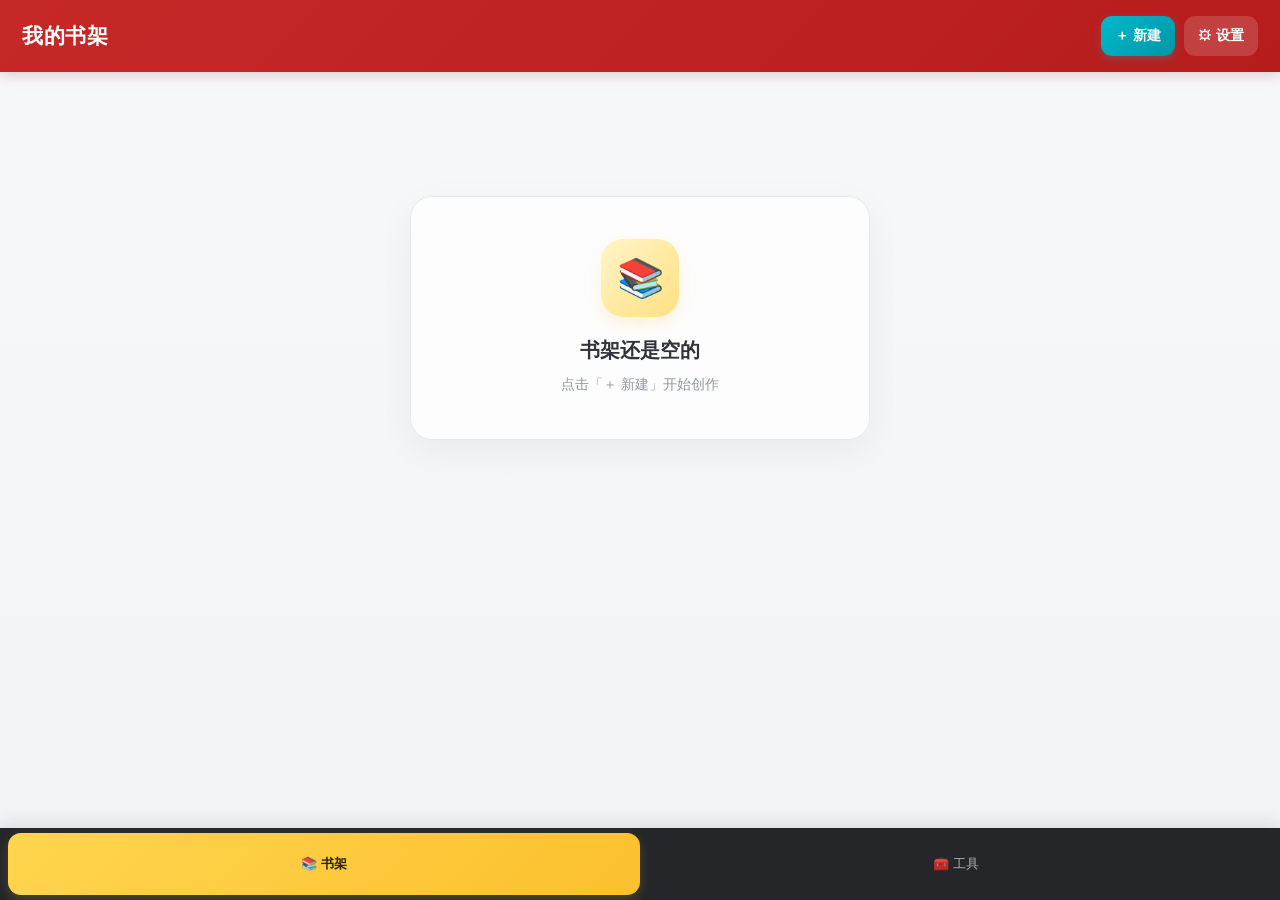
<file: index.html>
<!DOCTYPE html>
<html lang="zh-CN">

<head>

    <meta charset="UTF-8">

    <meta
        name="viewport"
        content="width=device-width, initial-scale=1.0"
    >

    <title>我的书架</title>

    <link
        rel="stylesheet"
        href="css/shelf.css?v=8"
    >

</head>


<body>


<!-- ==================================================
     顶部栏
================================================== -->

<header class="top-bar">

    <div class="logo">
        我的书架
    </div>


    <div class="top-actions">

        <button
            id="finishSortButton"
            class="finish-sort-button"
            type="button"
        >
            完成
        </button>


        <button
            id="createButton"
            class="create-button"
            type="button"
        >
            ＋ 新建
        </button>


        <button
            id="settingsButton"
            class="settings-button"
            type="button"
        >
            ⚙ 设置
        </button>

    </div>

</header>



<!-- ==================================================
     新建菜单
================================================== -->

<div
    id="createMenu"
    class="menu create-menu"
>

    <button
        id="createBookButton"
        type="button"
    >
        📖 新建书籍
    </button>


    <button
        id="createCollectionButton"
        type="button"
    >
        📁 新建分组
    </button>

</div>



<!-- ==================================================
     设置菜单
================================================== -->

<div
    id="settingsMenu"
    class="menu settings-menu"
>

    <button
        id="sortBooksButton"
        type="button"
    >
        ↕ 排序
    </button>


    <button
        id="gridButton"
        type="button"
    >
        ▦ 网格
    </button>


    <button
        id="listButton"
        type="button"
    >
        ☰ 列表
    </button>

</div>



<!-- ==================================================
     主内容
================================================== -->

<main class="container">


    <div
        id="sortHint"
        class="sort-hint"
    >
        拖动书籍调整书架顺序
    </div>



    <!-- 空书架 -->

    <div
        id="emptyShelf"
        class="empty-shelf"
    >

        <div class="empty-icon">
            📚
        </div>


        <div class="empty-title">
            书架还是空的
        </div>


        <div class="empty-text">
            点击「＋ 新建」开始创作
        </div>

    </div>



    <!-- ==================================================
         书籍网格

         默认使用三列网格
    ================================================== -->

    <div
        id="bookGrid"
        class="book-grid grid-view"
    ></div>


</main>



<!-- ==================================================
     长按遮罩
================================================== -->

<div
    id="bookMenuOverlay"
    class="book-menu-overlay"
></div>



<!-- ==================================================
     长按菜单
================================================== -->

<div
    id="bookContextMenu"
    class="book-context-menu"
>


    <div
        id="contextMenuTitle"
        class="context-menu-title"
    >
        小说
    </div>



    <!-- 编辑 -->

    <button
        id="contextEdit"
        class="context-menu-button"
        type="button"
    >

        <span class="context-menu-icon">
            ✏️
        </span>

        <span>
            编辑
        </span>

    </button>



    <!-- 书架排序 -->

    <button
        id="contextSort"
        class="context-menu-button"
        type="button"
    >

        <span class="context-menu-icon">
            ↕️
        </span>

        <span>
            书架排序
        </span>

    </button>



    <!-- 删除 -->

    <button
        id="contextDelete"
        class="context-menu-button delete-action"
        type="button"
    >

        <span class="context-menu-icon">
            🗑️
        </span>

        <span>
            删除书籍
        </span>

    </button>


</div>



<!-- ==================================================
     底部导航

     保留：书架、工具
     删除：我的
================================================== -->

<nav class="bottom-nav">

    <button
        id="shelfNav"
        class="active"
        type="button"
    >
        📚 书架
    </button>


    <button
        id="toolsNav"
        type="button"
    >
        🧰 工具
    </button>

</nav>



<!-- ==================================================
     书架系统
================================================== -->

<script
    src="js/shelf/shelf-state.js?v=9"
></script>


<script
    src="js/shelf/shelf-storage.js?v=9"
></script>


<script
    src="js/shelf/shelf-render.js?v=9"
></script>


<script
    src="js/shelf/shelf-events.js?v=9"
></script>



<!-- ==================================================
     新建分组

     当前仅显示入口。
     功能尚未开发，不创建任何数据。
================================================== -->

<script>

document.addEventListener(
    "DOMContentLoaded",
    function () {

        const createCollectionButton =
            document.getElementById(
                "createCollectionButton"
            );


        if (!createCollectionButton) {
            return;
        }


        createCollectionButton.addEventListener(
            "click",
            function (event) {

                event.preventDefault();
                event.stopPropagation();

                alert(
                    "分组功能正在开发中"
                );

            }
        );

    }
);

</script>


</body>

</html>
</file>
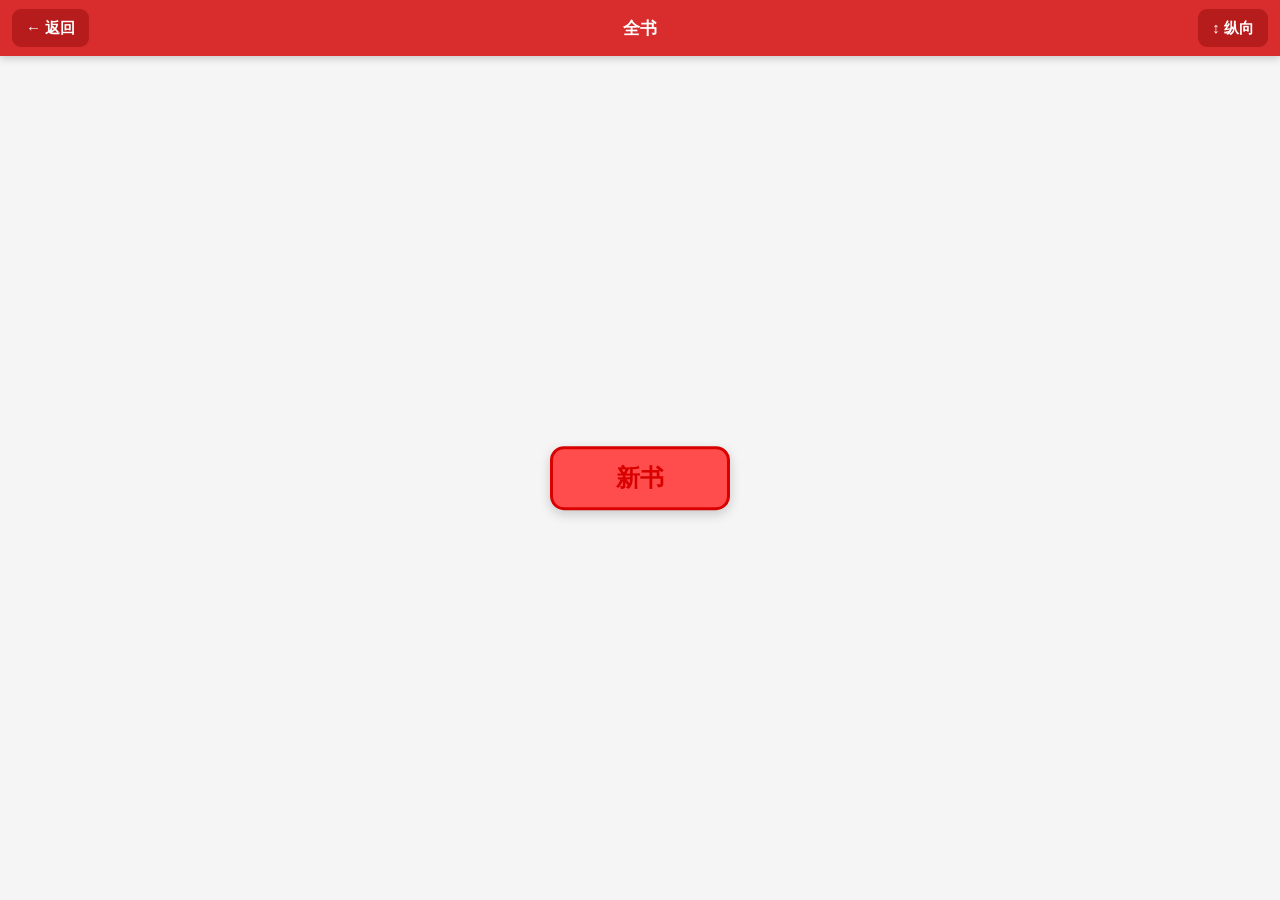
<file: book.html>
<!DOCTYPE html>
<html lang="zh-CN">

<head>

    <meta charset="UTF-8">

    <meta
        name="viewport"
        content="width=device-width, initial-scale=1.0"
    >

    <title>全书</title>


    <!-- ==================================================
         基础样式
    ================================================== -->

    <link
        rel="stylesheet"
        href="./css/book-base.css?v=60002"
    >


    <!-- ==================================================
         节点样式
    ================================================== -->

    <link
        rel="stylesheet"
        href="./css/book-node.css?v=60002"
    >


    <!-- ==================================================
         连接线样式
    ================================================== -->

    <link
        rel="stylesheet"
        href="./css/book-line.css?v=60002"
    >


    <!-- ==================================================
         布局样式
    ================================================== -->

    <link
        rel="stylesheet"
        href="./css/book-layout.css?v=70002"
    >


    <!-- ==================================================
         操作栏样式
    ================================================== -->

    <link
        rel="stylesheet"
        href="./css/book-action.css?v=60002"
    >

</head>


<body>


    <!-- ==================================================
         顶部栏
    ================================================== -->

    <header
        id="topBar"
        class="top-bar"
    >


        <!-- ==================================================
             返回书架
        ================================================== -->

        <button
            id="backButton"
            class="top-button"
            type="button"
        >
            ← 返回
        </button>


        <!-- ==================================================
             页面标题
        ================================================== -->

        <div
            id="pageTitle"
            class="page-title"
        >
            全书
        </div>


        <!-- ==================================================
             布局切换
        ================================================== -->

        <button
            id="layoutButton"
            class="top-button"
            type="button"
        >
            ↕ 纵向
        </button>

    </header>



    <!-- ==================================================
         画布
    ================================================== -->

    <main
        id="canvas"
        class="canvas"
    >

        <div
            id="workspace"
            class="workspace"
        >


            <!-- ==================================================
                 SVG 连接线
            ================================================== -->

            <svg
                id="connections"
                class="connections"
            ></svg>



            <!-- ==================================================
                 书名
            ================================================== -->

            <div
                id="bookTitle"
                class="book-title"
            >
                新书
            </div>



            <!-- ==================================================
                 书名操作栏
            ================================================== -->

            <div
                id="actionBar"
                class="action-bar"
            >


                <!-- 序 -->

                <button
                    type="button"
                    class="action-preface"
                    data-action="preface"
                >
                    ＋序
                </button>


                <!-- 章 -->

                <button
                    type="button"
                    class="action-chapter"
                    data-action="chapter"
                >
                    ＋章
                </button>


                <!-- 篇 -->

                <button
                    type="button"
                    class="action-part"
                    data-action="part"
                >
                    ＋篇
                </button>


                <!-- 卷 -->

                <button
                    type="button"
                    class="action-volume"
                    data-action="volume"
                >
                    ＋卷
                </button>

            </div>



            <!-- ==================================================
                 树
            ================================================== -->

            <div
                id="tree"
                class="tree"
            ></div>

        </div>

    </main>



    <!-- ==================================================
         全书数据
    ================================================== -->

    <script
        src="./js/book/book-data.js?v=60002"
    ></script>



    <!-- ==================================================
         全书存储
    ================================================== -->

    <script
        src="./js/book/book-storage.js?v=60002"
    ></script>



    <!-- ==================================================
         树结构
    ================================================== -->

    <script
        src="./js/book/book-tree.js?v=60002"
    ></script>



    <!-- ==================================================
         节点
    ================================================== -->

    <script
        src="./js/book/book-node.js?v=60002"
    ></script>



    <!-- ==================================================
         连接线
    ================================================== -->

    <script
        src="./js/book/book-line.js?v=60002"
    ></script>



    <!-- ==================================================
         布局
    ================================================== -->

    <script
        src="./js/book/book-layout.js?v=70002"
    ></script>



    <!-- ==================================================
         主程序
    ================================================== -->

    <script
        src="./js/book/book-main.js?v=90003"
    ></script>



    <!-- ==================================================
         全书页面控制
    ================================================== -->

    <script>

        /* ==================================================
           禁止恢复上一次滚动位置
        ================================================== */

        if (
            "scrollRestoration" in history
        ) {

            history.scrollRestoration =
                "manual";

        }



        /* ==================================================
           返回书架
        ================================================== */

        const backButton =
            document.getElementById(
                "backButton"
            );


        if (backButton) {

            backButton.addEventListener(
                "click",
                function (event) {

                    event.preventDefault();
                    event.stopPropagation();

                    window.location.href =
                        "./index.html";

                }
            );

        }



        /* ==================================================
           居中书名
        ================================================== */

        function centerBookOnEnter() {

            const bookTitle =
                document.getElementById(
                    "bookTitle"
                );


            if (!bookTitle) {

                return;

            }


            bookTitle.scrollIntoView({

                behavior: "auto",

                block: "center",

                inline: "center"

            });

        }



        /* ==================================================
           页面加载
        ================================================== */

        window.addEventListener(
            "load",
            function () {

                centerBookOnEnter();

            }
        );



        /* ==================================================
           Safari 页面恢复
        ================================================== */

        window.addEventListener(
            "pageshow",
            function () {

                setTimeout(
                    function () {

                        centerBookOnEnter();

                    },
                    50
                );

            }
        );



        /* ==================================================
           最后校正
        ================================================== */

        window.addEventListener(
            "load",
            function () {

                setTimeout(
                    function () {

                        centerBookOnEnter();

                    },
                    300
                );

            }
        );

    </script>


</body>

</html>
</file>
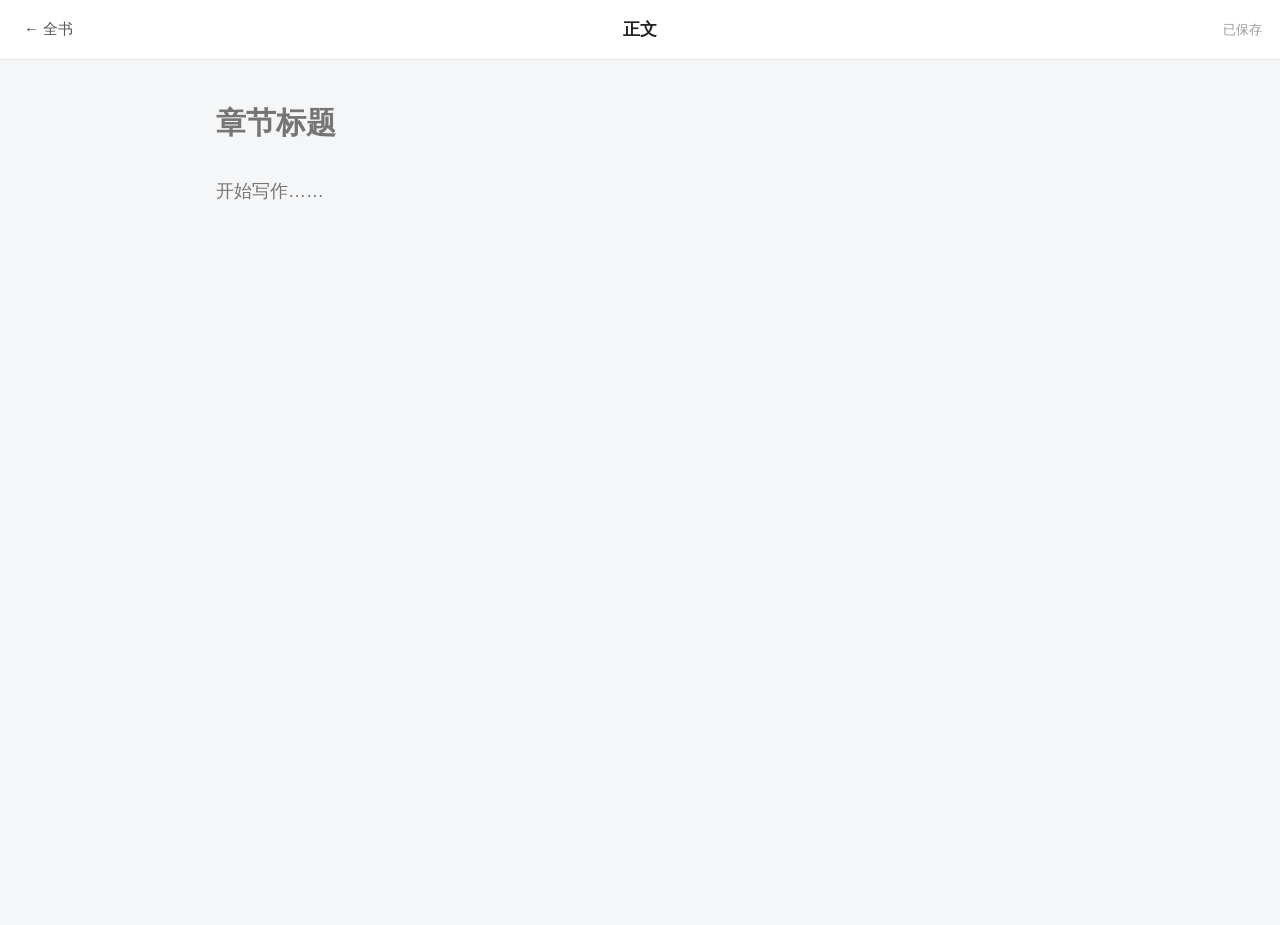
<file: chapter.html>
<!DOCTYPE html>
<html lang="zh-CN">

<head>

    <meta charset="UTF-8">

    <meta
        name="viewport"
        content="width=device-width, initial-scale=1.0"
    >

    <title>正文</title>

    <style>

        * {
            box-sizing: border-box;
        }

        body {

            margin: 0;

            background: #f5f6f8;

            color: #222;

            font-family:
                -apple-system,
                BlinkMacSystemFont,
                "Segoe UI",
                "PingFang SC",
                "Microsoft YaHei",
                sans-serif;
        }


        .top-bar {

            position: fixed;

            top: 0;
            left: 0;
            right: 0;

            height: 60px;

            background: #fff;

            border-bottom:
                1px solid #e5e5e5;

            display: flex;

            align-items: center;

            justify-content: space-between;

            padding:
                0 18px;

            z-index: 1000;
        }


        .back-button {

            border: none;

            background: none;

            font-size: 15px;

            color: #555;

            cursor: pointer;
        }


        .chapter-title {

            position: absolute;

            left: 50%;

            transform:
                translateX(-50%);

            font-size: 17px;

            font-weight: 600;

            white-space: nowrap;
        }


        .save-status {

            font-size: 13px;

            color: #999;
        }


        .editor-page {

            padding-top: 60px;

            min-height: 100vh;
        }


        .editor {

            width: 100%;

            max-width: 900px;

            margin: 0 auto;

            padding:
                45px 24px 120px;
        }


        .chapter-name {

            width: 100%;

            border: none;

            outline: none;

            background: transparent;

            font-size: 30px;

            font-weight: 700;

            margin-bottom: 30px;
        }


        .content {

            width: 100%;

            min-height: 70vh;

            border: none;

            outline: none;

            resize: none;

            background: transparent;

            font-family: inherit;

            font-size: 18px;

            line-height: 2;
        }


        @media (max-width: 600px) {

            .editor {

                padding:
                    35px 20px 100px;
            }


            .chapter-name {

                font-size: 26px;
            }


            .content {

                font-size: 17px;

                line-height: 1.9;
            }
        }

    </style>

</head>


<body>


<header class="top-bar">


    <button
        id="backButton"
        class="back-button"
        type="button"
    >
        ← 全书
    </button>


    <div
        id="chapterTitle"
        class="chapter-title"
    >
        正文
    </div>


    <div
        id="saveStatus"
        class="save-status"
    >
        已保存
    </div>


</header>


<main class="editor-page">

    <div class="editor">


        <input
            id="chapterName"
            class="chapter-name"
            type="text"
            placeholder="章节标题"
        >


        <textarea
            id="content"
            class="content"
            placeholder="开始写作……"
        ></textarea>


    </div>

</main>


<script>

// ==================================================
// 当前小说
// ==================================================

let currentBook = null;


// 当前章节

let currentChapter = null;


// ==================================================
// 找节点
// ==================================================

function findNode(
    nodes,
    nodeId
) {

    if (
        !Array.isArray(nodes)
    ) {

        return null;
    }


    for (
        const node of nodes
    ) {

        if (
            String(node.id) ===
            String(nodeId)
        ) {

            return node;
        }


        const result =
            findNode(
                node.children,
                nodeId
            );


        if (result) {

            return result;
        }
    }


    return null;
}


// ==================================================
// 读取小说
// ==================================================

function loadBook() {

    const bookId =
        localStorage.getItem(
            "currentBookId"
        );


    const chapterId =
        localStorage.getItem(
            "currentChapterId"
        );


    if (
        !bookId ||
        !chapterId
    ) {

        return false;
    }


    const savedBooks =
        localStorage.getItem(
            "novelBooks"
        );


    if (!savedBooks) {

        return false;
    }


    try {

        const books =
            JSON.parse(
                savedBooks
            );


        if (
            !Array.isArray(books)
        ) {

            return false;
        }


        currentBook =
            books.find(
                book =>
                    String(book.id) ===
                    String(bookId)
            );


        if (!currentBook) {

            return false;
        }


        if (
            !Array.isArray(
                currentBook.structure
            )
        ) {

            currentBook.structure =
                [];
        }


        currentChapter =
            findNode(
                currentBook.structure,
                chapterId
            );


        if (!currentChapter) {

            return false;
        }


        return true;

    } catch (error) {

        console.error(
            "读取小说失败：",
            error
        );

        return false;
    }
}


// ==================================================
// 初始化
// ==================================================

function init() {

    const success =
        loadBook();


    if (!success) {

        console.warn(
            "没有找到当前章节"
        );

        return;
    }


    // ------------------------------
    // 标题
    // ------------------------------

    const title =
        currentChapter.title ||
        "未命名章节";


    document.title =
        title;


    document.querySelector(
        "#chapterTitle"
    ).textContent =
        title;


    document.querySelector(
        "#chapterName"
    ).value =
        title;


    // ------------------------------
    // 正文
    // ------------------------------

    document.querySelector(
        "#content"
    ).value =
        currentChapter.content ||
        "";
}


// ==================================================
// 保存
// ==================================================

function saveChapter() {

    if (
        !currentBook ||
        !currentChapter
    ) {

        return;
    }


    currentChapter.title =
        document.querySelector(
            "#chapterName"
        ).value;


    currentChapter.content =
        document.querySelector(
            "#content"
        ).value;


    const savedBooks =
        localStorage.getItem(
            "novelBooks"
        );


    let books = [];


    try {

        books =
            JSON.parse(
                savedBooks || "[]"
            );

    } catch (error) {

        books = [];
    }


    const index =
        books.findIndex(
            book =>
                String(book.id) ===
                String(currentBook.id)
        );


    if (index === -1) {

        return;
    }


    books[index] =
        currentBook;


    localStorage.setItem(
        "novelBooks",
        JSON.stringify(
            books
        )
    );


    document.querySelector(
        "#saveStatus"
    ).textContent =
        "已保存";
}


// ==================================================
// 自动保存
// ==================================================

let saveTimer = null;


function scheduleSave() {

    document.querySelector(
        "#saveStatus"
    ).textContent =
        "正在保存…";


    clearTimeout(
        saveTimer
    );


    saveTimer =
        setTimeout(
            saveChapter,
            500
        );
}


document.querySelector(
    "#chapterName"
).addEventListener(
    "input",
    scheduleSave
);


document.querySelector(
    "#content"
).addEventListener(
    "input",
    scheduleSave
);


// ==================================================
// 返回全书
// ==================================================

document.querySelector(
    "#backButton"
).addEventListener(
    "click",
    function() {

        saveChapter();

        window.location.href =
            "./book.html";
    }
);


// ==================================================
// 开始
// ==================================================

init();

</script>


</body>

</html>
</file>
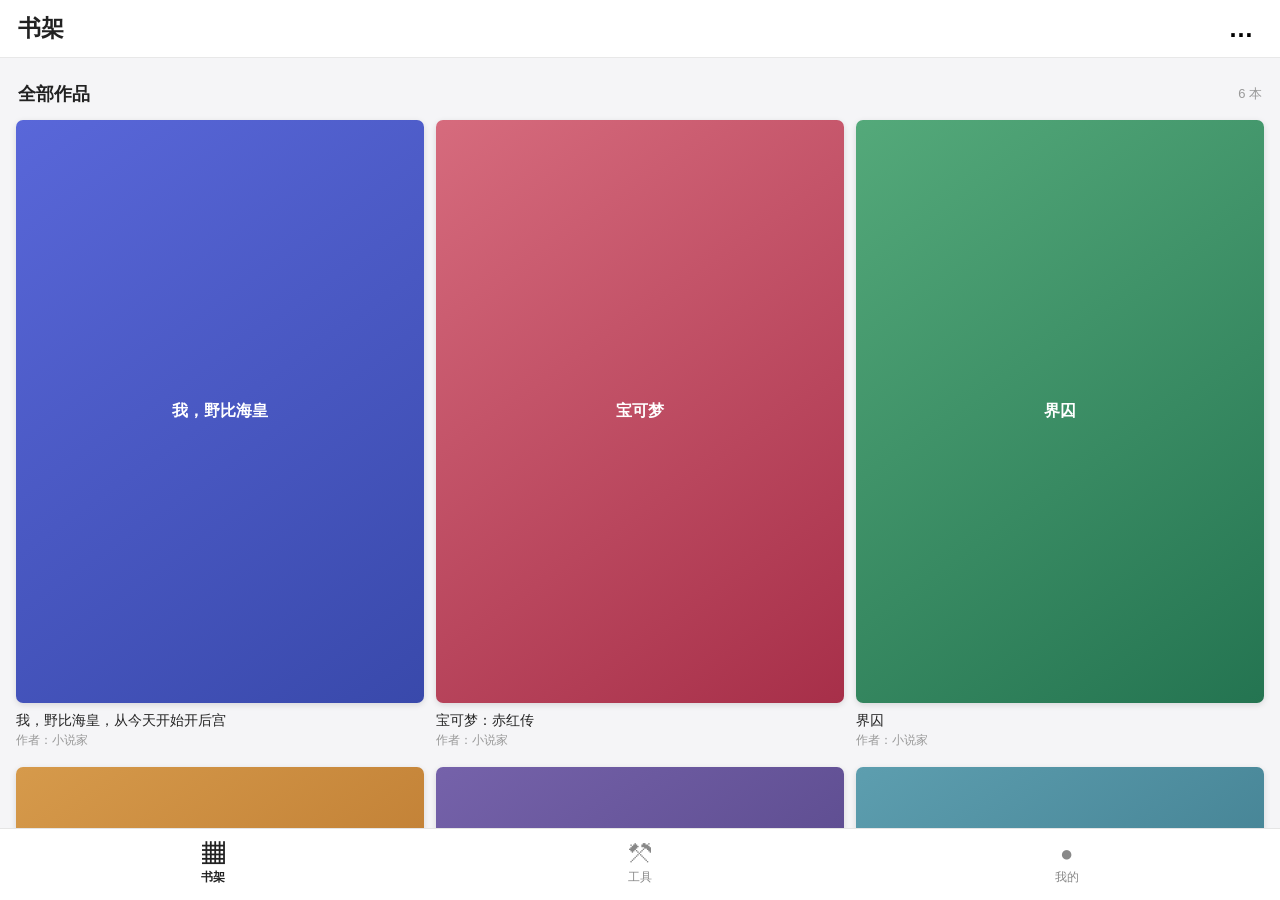
<file: 首页.html>
<!DOCTYPE html>
<html lang="zh-CN">
<head>
<meta charset="UTF-8">
<meta name="viewport"
      content="width=device-width, initial-scale=1.0,
      maximum-scale=1.0, user-scalable=no">

<title>小说家</title>

<style>
* {
    box-sizing: border-box;
    -webkit-tap-highlight-color: transparent;
}

html, body {
    margin: 0;
    padding: 0;
    height: 100%;
    font-family:
        -apple-system,
        BlinkMacSystemFont,
        "Segoe UI",
        "PingFang SC",
        "Microsoft YaHei",
        sans-serif;
    background: #f5f5f7;
    color: #222;
}

body {
    overflow: hidden;
}

/* =========================
   整体 APP
========================= */

.app {
    width: 100%;
    height: 100vh;
    display: flex;
    flex-direction: column;
}

/* =========================
   顶部
========================= */

.topbar {
    height: 58px;
    flex-shrink: 0;
    background: #ffffff;
    border-bottom: 1px solid #e8e8e8;

    display: flex;
    align-items: center;
    justify-content: space-between;

    padding: 0 18px;

    position: relative;
    z-index: 20;
}

.topbar-title {
    font-size: 23px;
    font-weight: 700;
    letter-spacing: -0.5px;
}

.more-button {
    width: 42px;
    height: 42px;
    border: 0;
    background: transparent;
    border-radius: 50%;

    font-size: 25px;
    font-weight: bold;

    display: flex;
    align-items: center;
    justify-content: center;
}

.more-button:active {
    background: #eeeeee;
}

/* =========================
   主内容
========================= */

.content {
    flex: 1;
    overflow-y: auto;
    padding: 18px 16px 100px;
}

/* 分组标题 */

.group-title {
    display: flex;
    align-items: center;
    justify-content: space-between;

    margin: 6px 2px 14px;
}

.group-name {
    font-size: 18px;
    font-weight: 700;
}

.group-count {
    font-size: 13px;
    color: #999;
}

/* =========================
   网格书架
========================= */

.book-grid {
    display: grid;
    grid-template-columns: repeat(3, 1fr);
    gap: 18px 12px;
}

.book {
    position: relative;
    user-select: none;
    cursor: pointer;
}

.book-cover {
    width: 100%;
    aspect-ratio: 0.70;

    border-radius: 7px;

    display: flex;
    align-items: center;
    justify-content: center;

    padding: 10px;

    text-align: center;

    color: white;

    font-size: 16px;
    font-weight: 700;

    box-shadow:
        0 2px 6px rgba(0,0,0,.12);

    overflow: hidden;
}

.cover1 {
    background: linear-gradient(
        145deg,
        #5967d9,
        #3949ab
    );
}

.cover2 {
    background: linear-gradient(
        145deg,
        #d66b7d,
        #a72f49
    );
}

.cover3 {
    background: linear-gradient(
        145deg,
        #54a97a,
        #247451
    );
}

.cover4 {
    background: linear-gradient(
        145deg,
        #d69a4b,
        #a8601b
    );
}

.cover5 {
    background: linear-gradient(
        145deg,
        #7562aa,
        #40326f
    );
}

.cover6 {
    background: linear-gradient(
        145deg,
        #5d9eaf,
        #286274
    );
}

.book-name {
    margin-top: 7px;

    font-size: 14px;
    line-height: 20px;

    overflow: hidden;
    white-space: nowrap;
    text-overflow: ellipsis;
}

.book-author {
    margin-top: 2px;

    color: #999;
    font-size: 12px;
}

/* =========================
   空书架
========================= */

.empty {
    text-align: center;
    color: #999;
    padding: 100px 20px;
}

.empty-icon {
    font-size: 48px;
    margin-bottom: 15px;
}

.empty-text {
    font-size: 15px;
}

/* =========================
   底部导航
========================= */

.bottom-nav {
    height: 72px;
    flex-shrink: 0;

    background: #ffffff;

    border-top: 1px solid #e5e5e5;

    display: flex;

    position: relative;
    z-index: 20;

    padding-bottom: env(safe-area-inset-bottom);
}

.nav-item {
    flex: 1;

    display: flex;
    flex-direction: column;
    align-items: center;
    justify-content: center;

    color: #888;

    font-size: 12px;

    gap: 4px;

    cursor: pointer;
}

.nav-icon {
    font-size: 22px;
    line-height: 22px;
}

.nav-item.active {
    color: #222;
    font-weight: 600;
}

/* =========================
   更多菜单
========================= */

.menu-overlay {
    position: fixed;

    inset: 0;

    background: rgba(0,0,0,.18);

    z-index: 50;

    display: none;
}

.menu-overlay.show {
    display: block;
}

.more-menu {
    position: absolute;

    top: 56px;
    right: 12px;

    width: 210px;

    background: white;

    border-radius: 12px;

    box-shadow:
        0 8px 30px rgba(0,0,0,.18);

    overflow: hidden;
}

.menu-section {
    padding: 7px 0;
}

.menu-item {
    height: 48px;

    padding: 0 17px;

    display: flex;
    align-items: center;

    font-size: 15px;

    cursor: pointer;
}

.menu-item:active {
    background: #f1f1f1;
}

.menu-icon {
    width: 30px;
    font-size: 19px;
}

.menu-divider {
    height: 1px;
    background: #eeeeee;
}

/* =========================
   设置页面
========================= */

.page {
    position: fixed;

    inset: 0;

    background: #f5f5f7;

    z-index: 100;

    display: none;

    flex-direction: column;
}

.page.show {
    display: flex;
}

.page-header {
    height: 58px;

    background: white;

    display: flex;
    align-items: center;

    border-bottom: 1px solid #e5e5e5;

    padding: 0 16px;
}

.back {
    width: 40px;
    font-size: 27px;
    cursor: pointer;
}

.page-title {
    font-size: 19px;
    font-weight: 700;
}

.page-body {
    padding: 15px;
    overflow-y: auto;
}

.setting-card {
    background: white;

    border-radius: 12px;

    overflow: hidden;

    margin-bottom: 15px;
}

.setting-title {
    padding: 15px;

    font-size: 14px;
    color: #888;

    background: #fafafa;
}

.setting-row {
    height: 55px;

    display: flex;
    align-items: center;
    justify-content: space-between;

    padding: 0 15px;

    border-top: 1px solid #eeeeee;

    font-size: 16px;

    cursor: pointer;
}

.setting-row:active {
    background: #f4f4f4;
}

.setting-right {
    color: #888;
    font-size: 14px;
}

/* =========================
   排序模式
========================= */

.sort-mode .book {
    animation: shake .15s infinite alternate;
}

@keyframes shake {
    from {
        transform: rotate(-0.5deg);
    }
    to {
        transform: rotate(0.5deg);
    }
}

.sort-hint {
    position: fixed;

    left: 50%;
    bottom: 90px;

    transform: translateX(-50%);

    background: rgba(0,0,0,.75);

    color: white;

    padding: 9px 16px;

    border-radius: 20px;

    font-size: 13px;

    z-index: 80;

    display: none;
}

.sort-hint.show {
    display: block;
}

/* =========================
   工具页面
========================= */

.tools-page,
.my-page {
    padding: 20px 16px;
}

.tool-card {
    background: white;

    border-radius: 14px;

    padding: 18px;

    margin-bottom: 12px;

    font-size: 16px;
}

.tool-card small {
    display: block;

    margin-top: 5px;

    color: #999;
}
</style>
</head>


<body>

<div class="app">

    <!-- =====================
         顶部
    ====================== -->

    <header class="topbar">

        <div class="topbar-title">
            书架
        </div>

        <button
            class="more-button"
            onclick="openMenu()">
            …
        </button>

    </header>


    <!-- =====================
         内容
    ====================== -->

    <main class="content" id="mainContent">

        <div class="group-title">

            <div class="group-name">
                全部作品
            </div>

            <div class="group-count"
                 id="bookCount">
                6 本
            </div>

        </div>


        <div
            class="book-grid"
            id="bookGrid">


            <div class="book"
                 draggable="true"
                 data-id="1">

                <div class="book-cover cover1">
                    我，野比海皇
                </div>

                <div class="book-name">
                    我，野比海皇，从今天开始开后宫
                </div>

                <div class="book-author">
                    作者：小说家
                </div>

            </div>


            <div class="book"
                 draggable="true"
                 data-id="2">

                <div class="book-cover cover2">
                    宝可梦
                </div>

                <div class="book-name">
                    宝可梦：赤红传
                </div>

                <div class="book-author">
                    作者：小说家
                </div>

            </div>


            <div class="book"
                 draggable="true"
                 data-id="3">

                <div class="book-cover cover3">
                    界囚
                </div>

                <div class="book-name">
                    界囚
                </div>

                <div class="book-author">
                    作者：小说家
                </div>

            </div>


            <div class="book"
                 draggable="true"
                 data-id="4">

                <div class="book-cover cover4">
                    新世界
                </div>

                <div class="book-name">
                    新世界
                </div>

                <div class="book-author">
                    作者：小说家
                </div>

            </div>


            <div class="book"
                 draggable="true"
                 data-id="5">

                <div class="book-cover cover5">
                    未命名
                </div>

                <div class="book-name">
                    未命名作品
                </div>

                <div class="book-author">
                    作者：小说家
                </div>

            </div>


            <div class="book"
                 draggable="true"
                 data-id="6">

                <div class="book-cover cover6">
                    草稿
                </div>

                <div class="book-name">
                    我的新小说
                </div>

                <div class="book-author">
                    作者：小说家
                </div>

            </div>

        </div>

    </main>


    <!-- =====================
         底部导航
    ====================== -->

    <nav class="bottom-nav">

        <div
            class="nav-item active"
            onclick="switchTab('shelf')">

            <div class="nav-icon">▦</div>

            <div>
                书架
            </div>

        </div>


        <div
            class="nav-item"
            onclick="switchTab('tools')">

            <div class="nav-icon">⚒</div>

            <div>
                工具
            </div>

        </div>


        <div
            class="nav-item"
            onclick="switchTab('my')">

            <div class="nav-icon">●</div>

            <div>
                我的
            </div>

        </div>

    </nav>

</div>


<!-- =========================
     更多菜单
========================= -->

<div
    class="menu-overlay"
    id="menuOverlay"
    onclick="closeMenu(event)">

    <div
        class="more-menu"
        onclick="event.stopPropagation()">


        <div class="menu-section">

            <div
                class="menu-item"
                onclick="newBook()">

                <span class="menu-icon">＋</span>

                <span>
                    新建作品
                </span>

            </div>


            <div
                class="menu-item"
                onclick="newGroup()">

                <span class="menu-icon">▦</span>

                <span>
                    新建分组
                </span>

            </div>

        </div>


        <div class="menu-divider"></div>


        <div class="menu-section">

            <div
                class="menu-item"
                onclick="openSettings()">

                <span class="menu-icon">⚙</span>

                <span>
                    书架设置
                </span>

            </div>

        </div>

    </div>

</div>


<!-- =========================
     书架设置页面
========================= -->

<div
    class="page"
    id="settingsPage">


    <header class="page-header">

        <div
            class="back"
            onclick="closeSettings()">
            ‹
        </div>

        <div class="page-title">
            书架设置
        </div>

    </header>


    <div class="page-body">


        <div class="setting-card">

            <div class="setting-title">
                显示方式
            </div>


            <div
                class="setting-row"
                onclick="setView('grid')">

                <span>
                    网格
                </span>

                <span
                    class="setting-right"
                    id="gridCheck">
                    ✓
                </span>

            </div>


            <div
                class="setting-row"
                onclick="setView('list')">

                <span>
                    列表
                </span>

                <span
                    class="setting-right"
                    id="listCheck">
                </span>

            </div>

        </div>


        <div class="setting-card">

            <div class="setting-title">
                书架排序
            </div>


            <div
                class="setting-row"
                onclick="startSort()">

                <span>
                    自定义排序
                </span>

                <span class="setting-right">
                    ›
                </span>

            </div>


            <div
                class="setting-row"
                onclick="sortLatest()">

                <span>
                    最近阅读
                </span>

                <span class="setting-right">
                    ›
                </span>

            </div>

        </div>

    </div>

</div>


<!-- =========================
     工具
========================= -->

<div
    class="page"
    id="toolsPage">


    <header class="page-header">

        <div class="page-title">
            工具
        </div>

    </header>


    <div class="page-body tools-page">

        <div class="tool-card">
            ✍️ 写作
            <small>
                创建和管理你的小说
            </small>
        </div>

        <div class="tool-card">
            🔎 搜索
            <small>
                搜索作品和章节
            </small>
        </div>

        <div class="tool-card">
            📊 数据
            <small>
                查看作品阅读数据
            </small>
        </div>

    </div>

</div>


<!-- =========================
     我的
========================= -->

<div
    class="page"
    id="myPage">


    <header class="page-header">

        <div class="page-title">
            我的
        </div>

    </header>


    <div class="page-body my-page">

        <div class="tool-card">
            👤 我的账号
        </div>

        <div class="tool-card">
            📚 我的作品
        </div>

        <div class="tool-card">
            ⚙️ 设置
        </div>

    </div>

</div>


<div
    class="sort-hint"
    id="sortHint">
    拖动小说调整顺序
</div>


<script>

/* =========================
   更多菜单
========================= */

function openMenu() {

    document
        .getElementById("menuOverlay")
        .classList.add("show");

}


function closeMenu(event) {

    if (
        !event ||
        event.target.id === "menuOverlay"
    ) {

        document
            .getElementById("menuOverlay")
            .classList.remove("show");

    }

}


/* =========================
   新建
========================= */

function newBook() {

    closeMenu();

    alert(
        "这里以后进入「新建作品」页面"
    );

}


function newGroup() {

    closeMenu();

    const name = prompt(
        "请输入新分组名称："
    );

    if (name) {

        alert(
            "已创建分组：「" +
            name +
            "」"
        );

    }

}


/* =========================
   设置
========================= */

function openSettings() {

    closeMenu();

    document
        .getElementById("settingsPage")
        .classList.add("show");

}


function closeSettings() {

    document
        .getElementById("settingsPage")
        .classList.remove("show");

}


/* =========================
   网格 / 列表
========================= */

function setView(type) {

    const grid =
        document.getElementById("bookGrid");

    if (type === "grid") {

        grid.style.display = "grid";

        document
            .getElementById("gridCheck")
            .innerText = "✓";

        document
            .getElementById("listCheck")
            .innerText = "";

    }

    if (type === "list") {

        grid.style.display = "flex";

        grid.style.flexDirection = "column";

        grid.style.gap = "10px";

        document
            .getElementById("gridCheck")
            .innerText = "";

        document
            .getElementById("listCheck")
            .innerText = "✓";

    }

}


/* =========================
   自定义排序
========================= */

function startSort() {

    closeSettings();

    document
        .getElementById("bookGrid")
        .classList.add("sort-mode");

    document
        .getElementById("sortHint")
        .classList.add("show");

    setTimeout(() => {

        document
            .getElementById("sortHint")
            .classList.remove("show");

    }, 2500);

}


/* =========================
   拖动排序
========================= */

let draggedBook = null;


document
    .querySelectorAll(".book")
    .forEach(book => {


        book.addEventListener(
            "dragstart",
            function() {

                draggedBook = this;

            }
        );


        book.addEventListener(
            "dragover",
            function(e) {

                e.preventDefault();

            }
        );


        book.addEventListener(
            "drop",
            function(e) {

                e.preventDefault();

                if (
                    draggedBook &&
                    draggedBook !== this
                ) {

                    const grid =
                        document.getElementById(
                            "bookGrid"
                        );

                    const books =
                        [...grid.children];

                    const from =
                        books.indexOf(
                            draggedBook
                        );

                    const to =
                        books.indexOf(this);


                    if (from < to) {

                        grid.insertBefore(
                            draggedBook,
                            this.nextSibling
                        );

                    } else {

                        grid.insertBefore(
                            draggedBook,
                            this
                        );

                    }

                }

            }
        );

    });


/* =========================
   最近阅读排序
========================= */

function sortLatest() {

    const grid =
        document.getElementById("bookGrid");

    const books =
        [...grid.children];

    books.reverse()
        .forEach(book =>
            grid.appendChild(book)
        );

}


/* =========================
   底部导航
========================= */

function switchTab(tab) {

    document
        .querySelectorAll(".nav-item")
        .forEach(item =>
            item.classList.remove("active")
        );


    document
        .querySelectorAll(".page")
        .forEach(page =>
            page.classList.remove("show")
        );


    if (tab === "shelf") {

        document
            .querySelector(".nav-item:nth-child(1)")
            .classList.add("active");

    }


    if (tab === "tools") {

        document
            .querySelector(".nav-item:nth-child(2)")
            .classList.add("active");

        document
            .getElementById("toolsPage")
            .classList.add("show");

    }


    if (tab === "my") {

        document
            .querySelector(".nav-item:nth-child(3)")
            .classList.add("active");

        document
            .getElementById("myPage")
            .classList.add("show");

    }

}

</script>

</body>
</html>
</file>
<file: css/shelf.css>
/* ==================================================
   基础
================================================== */

* {
    box-sizing: border-box;
    margin: 0;
    padding: 0;
}

html {
    background: #f4f5f7;
}

body {
    font-family:
        -apple-system,
        BlinkMacSystemFont,
        "Segoe UI",
        "PingFang SC",
        "Microsoft YaHei",
        sans-serif;

    background:
        linear-gradient(
            180deg,
            #f7f8fa 0%,
            #f2f3f5 100%
        );

    color: #222;

    min-height: 100vh;

    padding-top: 72px;
    padding-bottom: 78px;

    -webkit-tap-highlight-color: transparent;
}


/* ==================================================
   顶部导航
================================================== */

.top-bar {
    position: fixed;

    top: 0;
    left: 0;
    right: 0;

    height: 72px;

    background:
        linear-gradient(
            135deg,
            #c62828,
            #b71c1c
        );

    color: #fff;

    display: flex;

    align-items: center;

    padding: 0 22px;

    z-index: 100;

    box-shadow:
        0 3px 14px
        rgba(120, 0, 0, 0.18);
}

.logo {
    font-size: 21px;

    font-weight: 800;

    letter-spacing: 0.5px;

    white-space: nowrap;
}

.top-actions {
    margin-left: auto;

    display: flex;

    align-items: center;

    gap: 9px;
}


/* ==================================================
   顶部按钮
================================================== */

.create-button,
.settings-button,
.finish-sort-button {
    border: none;

    border-radius: 11px;

    min-height: 40px;

    padding:
        0 14px;

    font-family: inherit;

    font-size: 14px;

    font-weight: 600;

    cursor: pointer;

    transition:
        transform 0.15s ease,
        background 0.15s ease,
        box-shadow 0.15s ease;
}

.create-button {
    background:
        linear-gradient(
            135deg,
            #00b8cc,
            #0097a7
        );

    color: #fff;

    box-shadow:
        0 3px 10px
        rgba(0, 172, 193, 0.28);
}

.create-button:hover {
    background: #00a5b8;

    box-shadow:
        0 5px 14px
        rgba(0, 172, 193, 0.34);
}

.settings-button {
    background:
        rgba(255, 255, 255, 0.16);

    color: #fff;

    backdrop-filter: blur(8px);
}

.settings-button:hover {
    background:
        rgba(255, 255, 255, 0.24);
}

.create-button:active,
.settings-button:active,
.finish-sort-button:active {
    transform: scale(0.96);
}


/* ==================================================
   完成排序
================================================== */

.finish-sort-button {
    display: none;

    background:
        linear-gradient(
            135deg,
            #ffd54f,
            #fbc02d
        );

    color: #3d3200;

    box-shadow:
        0 3px 10px
        rgba(251, 192, 45, 0.30);
}

.sorting .create-button,
.sorting .settings-button {
    display: none;
}

.sorting .finish-sort-button {
    display: block;
}


/* ==================================================
   顶部菜单
================================================== */

.menu {
    display: none;

    position: fixed;

    top: 82px;

    width: 180px;

    background: rgba(255, 255, 255, 0.98);

    border:
        1px solid #e7e8eb;

    border-radius: 14px;

    box-shadow:
        0 14px 38px
        rgba(0, 0, 0, 0.15);

    overflow: hidden;

    z-index: 200;

    padding: 5px;
}

.menu.show {
    display: block;

    animation:
        menuAppear
        0.14s ease-out;
}

@keyframes menuAppear {

    from {
        opacity: 0;

        transform:
            translateY(-5px)
            scale(0.97);
    }

    to {
        opacity: 1;

        transform:
            translateY(0)
            scale(1);
    }

}

.create-menu {
    right: 105px;
}

.settings-menu {
    right: 22px;
}

.menu button {
    width: 100%;

    border: none;

    background: transparent;

    padding:
        13px 14px;

    border-radius: 9px;

    text-align: left;

    font-family: inherit;

    font-size: 14px;

    color: #333;

    cursor: pointer;

    transition:
        background 0.12s ease;
}

.menu button:hover {
    background: #f3f5f7;
}

.menu button:active {
    background: #e9edf0;
}


/* ==================================================
   主内容
================================================== */

.container {
    width: 100%;

    max-width: 1080px;

    margin:
        0 auto;

    padding:
        34px 24px 30px;
}


/* ==================================================
   空书架
================================================== */

.empty-shelf {
    max-width: 460px;

    margin:
        90px auto 0;

    padding:
        42px 28px;

    text-align: center;

    background: rgba(255, 255, 255, 0.82);

    border:
        1px solid #e6e8eb;

    border-radius: 22px;

    box-shadow:
        0 10px 35px
        rgba(0, 0, 0, 0.05);
}

.empty-icon {
    width: 78px;

    height: 78px;

    margin:
        0 auto 20px;

    border-radius: 22px;

    display: flex;

    align-items: center;

    justify-content: center;

    background:
        linear-gradient(
            135deg,
            #fff5c7,
            #ffe082
        );

    font-size: 38px;

    box-shadow:
        0 7px 18px
        rgba(251, 192, 45, 0.18);
}

.empty-title {
    font-size: 20px;

    font-weight: 750;

    color: #30343a;

    margin-bottom: 9px;
}

.empty-text {
    font-size: 14px;

    line-height: 1.7;

    color: #92979e;
}


/* ==================================================
   书架
================================================== */

.book-grid {
    width: 100%;

    display: grid;

    grid-template-columns:
        repeat(3, minmax(0, 1fr));

    gap: 14px;
}


/* ==================================================
   网格模式
   固定三列
================================================== */

.book-grid.grid-view {
    display: grid !important;

    grid-template-columns:
        repeat(3, minmax(0, 1fr)) !important;

    gap: 14px !important;

    width: 100% !important;
}


/* ==================================================
   书籍卡片
================================================== */

.book-card {
    position: relative;

    width: 100%;

    min-width: 0;

    background: #fff;

    border-radius: 15px;

    overflow: hidden;

    border:
        1px solid #e8eaed;

    box-shadow:
        0 4px 16px
        rgba(0, 0, 0, 0.045);

    transition:
        transform 0.18s ease,
        box-shadow 0.18s ease,
        border-color 0.18s ease;

    -webkit-user-select: none;

    user-select: none;

    -webkit-touch-callout: none;

    touch-action: manipulation;
}

.book-card:hover {
    transform:
        translateY(-4px);

    box-shadow:
        0 12px 28px
        rgba(0, 0, 0, 0.10);

    border-color: #dfe2e6;
}


/* ==================================================
   长按反馈
================================================== */

.book-card.long-pressing {
    transform:
        scale(0.97);

    box-shadow:
        0 5px 18px
        rgba(0, 0, 0, 0.13);

    border-color: #fbc02d;
}


/* ==================================================
   三个点
================================================== */

.book-menu-button {
    position: absolute;

    top: 10px;
    right: 10px;

    width: 35px;
    height: 35px;

    padding: 0;

    border: none;

    border-radius: 50%;

    background:
        rgba(255, 255, 255, 0.94);

    color: #666;

    font-family: inherit;

    font-size: 23px;

    line-height: 1;

    display: flex;

    align-items: center;

    justify-content: center;

    cursor: pointer;

    z-index: 20;

    box-shadow:
        0 3px 10px
        rgba(0, 0, 0, 0.12);

    transition:
        transform 0.15s ease,
        background 0.15s ease,
        color 0.15s ease;

    -webkit-tap-highlight-color:
        transparent;
}

.book-menu-button:hover {
    background: #fff;

    color: #222;

    transform:
        scale(1.08);
}

.book-menu-button:active {
    transform:
        scale(0.93);
}

.book-menu-button:focus {
    outline: none;
}

.book-menu-button:focus-visible {
    outline:
        2px solid #00acc1;

    outline-offset: 2px;
}


/* ==================================================
   排序时隐藏三个点
================================================== */

.sorting .book-menu-button {
    display: none;
}


/* ==================================================
   封面
================================================== */

.book-cover {
    width: 100%;

    aspect-ratio: 3 / 4;

    background:
        linear-gradient(
            145deg,
            #eef1f4,
            #e1e5e9
        );

    display: flex;

    align-items: center;

    justify-content: center;

    overflow: hidden;

    cursor: pointer;
}

.book-cover:hover {
    opacity: 0.96;
}

.book-cover img {
    width: 100%;

    height: 100%;

    object-fit: cover;

    display: block;

    pointer-events: none;
}

.default-cover {
    width: 100%;

    height: 100%;

    display: flex;

    align-items: center;

    justify-content: center;

    background:
        linear-gradient(
            145deg,
            #edf0f3,
            #dce1e7
        );

    color: #aeb5bd;

    font-size: 48px;
}


/* ==================================================
   书籍信息
================================================== */

.book-info {
    padding:
        14px 15px 16px;

    background: #fff;
}

.book-title {
    font-size: 16px;

    font-weight: 700;

    color: #292d32;

    white-space: nowrap;

    overflow: hidden;

    text-overflow: ellipsis;

    line-height: 1.45;

    cursor: pointer;

    -webkit-user-select: none;

    user-select: none;

    transition:
        color 0.15s ease;
}

.book-title:hover {
    color: #0097a7;
}


/* ==================================================
   列表模式
================================================== */

.book-grid.list-view {
    display: flex;

    flex-direction: column;

    gap: 11px;
}

.list-view .book-card {
    width: 100%;

    min-height: 96px;

    display: flex;

    align-items: center;

    border-radius: 13px;
}

.list-view .book-cover {
    flex:
        0 0 70px;

    width: 70px;

    height: 92px;

    aspect-ratio: auto;

    border-radius: 0;
}

.list-view .default-cover {
    font-size: 30px;
}

.list-view .book-info {
    flex: 1;

    min-width: 0;

    padding:
        0 54px 0 16px;
}

.list-view .book-title {
    font-size: 16px;

    white-space: nowrap;

    overflow: hidden;

    text-overflow: ellipsis;
}


/* ==================================================
   列表模式菜单按钮
================================================== */

.list-view .book-menu-button {
    top: 50%;

    right: 13px;

    transform:
        translateY(-50%);
}

.list-view .book-menu-button:hover {
    transform:
        translateY(-50%)
        scale(1.08);
}

.list-view .book-menu-button:active {
    transform:
        translateY(-50%)
        scale(0.93);
}


/* ==================================================
   长按遮罩
================================================== */

.book-menu-overlay {
    position: fixed;

    inset: 0;

    background:
        rgba(15, 18, 22, 0.18);

    backdrop-filter:
        blur(2px);

    z-index: 900;

    display: none;
}

.book-menu-overlay.show {
    display: block;
}


/* ==================================================
   书籍菜单
================================================== */

.book-context-menu {
    position: fixed;

    left: 50%;

    top: 50%;

    transform:
        translate(-50%, -50%);

    width: 290px;

    max-width:
        calc(100vw - 32px);

    background:
        rgba(255, 255, 255, 0.98);

    border-radius: 17px;

    overflow: hidden;

    box-shadow:
        0 20px 55px
        rgba(0, 0, 0, 0.23);

    z-index: 1000;

    display: none;

    animation:
        contextMenuAppear
        0.16s ease-out;
}

.book-context-menu.show {
    display: block;
}

@keyframes contextMenuAppear {

    from {
        opacity: 0;

        transform:
            translate(-50%, -50%)
            scale(0.94);
    }

    to {
        opacity: 1;

        transform:
            translate(-50%, -50%)
            scale(1);
    }

}


/* ==================================================
   菜单标题
================================================== */

.context-menu-title {
    padding:
        18px 19px 14px;

    border-bottom:
        1px solid #eeeeee;

    font-size: 14px;

    font-weight: 600;

    color: #8a9097;

    white-space: nowrap;

    overflow: hidden;

    text-overflow: ellipsis;
}


/* ==================================================
   菜单按钮
================================================== */

.context-menu-button {
    width: 100%;

    min-height: 56px;

    border: none;

    border-bottom:
        1px solid #f0f1f2;

    background: #fff;

    display: flex;

    align-items: center;

    padding:
        0 19px;

    font-family: inherit;

    font-size: 15px;

    color: #292d32;

    text-align: left;

    cursor: pointer;

    transition:
        background 0.12s ease;
}

.context-menu-button:last-child {
    border-bottom: none;
}

.context-menu-button:hover {
    background: #f6f7f8;
}

.context-menu-button:active {
    background: #eceff1;
}

.context-menu-icon {
    width: 36px;

    font-size: 18px;
}

.context-menu-button.delete-action {
    color: #333;
}


/* ==================================================
   排序提示
================================================== */

.sort-hint {
    display: none;

    margin-bottom: 16px;

    padding:
        12px 15px;

    background:
        linear-gradient(
            135deg,
            #fff9dc,
            #fff4bf
        );

    color: #796300;

    border:
        1px solid #f5df83;

    border-radius: 11px;

    font-size: 13px;

    font-weight: 500;

    text-align: center;

    box-shadow:
        0 4px 12px
        rgba(251, 192, 45, 0.08);
}


/* ==================================================
   排序状态
================================================== */

.sorting .book-card {
    cursor: grab;

    animation:
        sortShake
        0.24s ease-in-out
        infinite alternate;
}

.sorting .book-card:active {
    cursor: grabbing;
}

@keyframes sortShake {

    from {
        transform:
            rotate(-0.25deg);
    }

    to {
        transform:
            rotate(0.25deg);
    }

}


/* ==================================================
   正在拖动
================================================== */

.book-card.dragging {
    opacity: 0.55;

    transform:
        scale(0.97);

    box-shadow:
        0 12px 30px
        rgba(0, 0, 0, 0.15);
}

.book-card.drag-over {
    border-color: #fbc02d;

    box-shadow:
        0 0 0 2px
        rgba(251, 192, 45, 0.22);
}


/* ==================================================
   底部导航
================================================== */

.bottom-nav {
    position: fixed;

    bottom: 0;

    left: 0;
    right: 0;

    height: 72px;

    background:
        rgba(32, 34, 38, 0.98);

    display: flex;

    align-items: center;

    justify-content: space-around;

    padding:
        5px 8px;

    z-index: 100;

    box-shadow:
        0 -4px 18px
        rgba(0, 0, 0, 0.10);
}

.bottom-nav button {
    flex: 1;

    height: 62px;

    border: none;

    background: transparent;

    color: #aeb1b6;

    font-family: inherit;

    font-size: 13px;

    font-weight: 500;

    cursor: pointer;

    border-radius: 13px;

    padding:
        8px 10px;

    transition:
        background 0.15s ease,
        color 0.15s ease,
        transform 0.15s ease;
}

.bottom-nav button:active {
    transform:
        scale(0.96);
}

.bottom-nav button.active {
    background:
        linear-gradient(
            135deg,
            #ffd54f,
            #fbc02d
        );

    color: #272300;

    font-weight: 750;

    box-shadow:
        0 4px 12px
        rgba(251, 192, 45, 0.20);
}


/* ==================================================
   手机
================================================== */

@media (max-width: 600px) {

    body {
        padding-top: 64px;

        padding-bottom: 70px;
    }


    /* ---------- 顶部 ---------- */

    .top-bar {
        height: 64px;

        padding:
            0 13px;
    }


    .logo {
        font-size: 18px;

        letter-spacing: 0;
    }


    .top-actions {
        gap: 6px;
    }


    .create-button,
    .settings-button,
    .finish-sort-button {
        min-height: 38px;

        padding:
            0 10px;

        font-size: 13px;

        border-radius: 10px;
    }


    .create-button {
        padding-left: 11px;

        padding-right: 11px;
    }


    /* ---------- 菜单 ---------- */

    .menu {
        top: 70px;

        width: 170px;

        border-radius: 13px;
    }


    .create-menu {
        right: 77px;
    }


    .settings-menu {
        right: 11px;
    }


    /* ---------- 主内容 ---------- */

    .container {
        padding:
            22px 10px 24px;
    }


    /* ---------- 空书架 ---------- */

    .empty-shelf {
        margin-top: 70px;

        padding:
            35px 20px;
    }


    /* ---------- 网格：固定三列 ---------- */

    .book-grid,
    .book-grid.grid-view {
        display: grid !important;

        grid-template-columns:
            repeat(3, minmax(0, 1fr)) !important;

        gap: 10px !important;

        width: 100% !important;
    }


    .book-grid.grid-view .book-card {
        width: 100% !important;

        min-width: 0 !important;

        max-width: none !important;

        border-radius: 11px;
    }


    .book-grid.grid-view .book-cover {
        width: 100% !important;

        height: auto !important;

        aspect-ratio: 3 / 4 !important;
    }


    .book-grid.grid-view .book-info {
        padding:
            9px 8px 10px;
    }


    .book-grid.grid-view .book-title {
        font-size: 13px;

        line-height: 1.35;
    }


    .book-grid.grid-view .book-menu-button {
        width: 29px;

        height: 29px;

        top: 7px;

        right: 7px;

        font-size: 18px;
    }


    /* ---------- 列表 ---------- */

    .book-grid.list-view {
        display: flex !important;

        flex-direction: column;

        gap: 9px !important;
    }


    .list-view .book-card {
        min-height: 84px;
    }


    .list-view .book-cover {
        flex:
            0 0 62px;

        width: 62px;

        height: 80px;
    }


    .list-view .book-info {
        padding:
            0 48px 0 13px;
    }


    .list-view .book-title {
        font-size: 15px;
    }


    .list-view .book-menu-button {
        width: 31px;

        height: 31px;

        right: 9px;

        font-size: 20px;
    }


    /* ---------- 书籍菜单 ---------- */

    .book-context-menu {
        width:
            calc(100vw - 32px);

        max-width: 320px;
    }


    /* ---------- 底部 ---------- */

    .bottom-nav {
        height: 70px;

        padding:
            4px 7px;
    }


    .bottom-nav button {
        height: 60px;

        font-size: 12px;
    }

}


/* ==================================================
   极小屏幕
================================================== */

@media (max-width: 360px) {

    .container {
        padding-left: 8px;

        padding-right: 8px;
    }


    .book-grid,
    .book-grid.grid-view {
        grid-template-columns:
            repeat(3, minmax(0, 1fr)) !important;

        gap: 7px !important;
    }


    .book-grid.grid-view .book-info {
        padding:
            8px 6px 9px;
    }


    .book-grid.grid-view .book-title {
        font-size: 12px;
    }


    .book-grid.grid-view .book-menu-button {
        width: 26px;

        height: 26px;

        top: 5px;

        right: 5px;

        font-size: 16px;
    }

}
</file>
<file: css/book-base.css>
* {
    box-sizing: border-box;

    -webkit-tap-highlight-color: transparent;
}


html,
body {

    margin: 0;
    padding: 0;

    width: 100%;
    height: 100%;

    overflow: hidden;

    font-family:
        -apple-system,
        BlinkMacSystemFont,
        "Segoe UI",
        "Microsoft YaHei",
        sans-serif;

    background: #f5f5f5;
}


/* ======================================================
   顶部固定栏
====================================================== */

.top-bar {

    position: fixed;

    top: 0;
    left: 0;

    width: 100%;
    height: 56px;

    display: flex;

    align-items: center;
    justify-content: space-between;

    padding: 0 12px;

    background: #d92d2d;

    color: #ffffff;

    z-index: 99999;

    box-shadow:
        0 2px 8px rgba(0, 0, 0, 0.20);
}


/* ======================================================
   顶部按钮
====================================================== */

.top-button {

    height: 38px;

    padding: 0 14px;

    border: none;

    border-radius: 9px;

    background: #b71c1c;

    color: #ffffff;

    font-size: 15px;

    font-weight: 600;

    cursor: pointer;

    appearance: none;

    -webkit-appearance: none;
}


.top-button:active {

    transform: scale(0.96);

    background: #991515;
}


/* ======================================================
   页面标题
====================================================== */

.page-title {

    position: absolute;

    left: 50%;

    transform:
        translateX(-50%);

    color: #ffffff;

    font-size: 17px;

    font-weight: bold;

    white-space: nowrap;

    pointer-events: none;
}


/* ======================================================
   画布
====================================================== */

.canvas {

    position: fixed;

    /*
     * 仍然从顶部栏下面开始显示
     */

    top: 56px;

    left: 0;

    right: 0;

    bottom: 0;

    overflow: auto;

    background: #f5f5f5;

    isolation: isolate;

    -webkit-overflow-scrolling: touch;
}


/* ======================================================
   工作区
====================================================== */

.workspace {

    position: relative;

    width: 3000px;

    height: 3000px;

    flex-shrink: 0;
}
</file>
<file: css/book-node.css>
/* ======================================================
   全书书名
   只能点击，不能拖动
====================================================== */

.book-title {
    position: absolute;

    left: 1500px;
    top: 1500px;

    transform: translate(-50%, -50%);

    min-width: 180px;
    max-width: 320px;
    min-height: 58px;

    padding: 12px 26px;

    display: flex;
    align-items: center;
    justify-content: center;

    background: #ff4d4d !important;

    border: 3px solid #d90000 !important;
    border-radius: 14px;

    color: #d90000 !important;

    font-size: 24px;
    font-weight: bold;

    line-height: 1.4;

    text-align: center;

    word-break: break-word;

    user-select: none;

    cursor: pointer;

    touch-action: manipulation;

    z-index: 100;

    box-shadow:
        0 4px 12px rgba(0, 0, 0, 0.18);
}

.book-title:active {
    cursor: pointer;
}


/* ======================================================
   普通节点
====================================================== */

.node {
    position: absolute;

    min-width: 150px;
    max-width: 240px;
    min-height: 50px;

    padding: 10px 16px;

    display: flex;
    align-items: center;
    justify-content: center;

    border: 2px solid;
    border-radius: 12px;

    font-size: 17px;

    line-height: 1.4;

    text-align: center;

    user-select: none;

    pointer-events: auto;

    box-shadow:
        0 3px 8px rgba(0, 0, 0, 0.12);
}


/* ======================================================
   序
   浅青色背景
   深青色边框
   深青色文字
====================================================== */

.node.preface {
    background: #d9f7f7 !important;

    border: 2px solid #008b8b !important;

    color: #006666 !important;
}


/* ======================================================
   章
   浅黑色背景
   深黑色边框
   深黑色文字
====================================================== */

.node.chapter {
    background: #eeeeee !important;

    border: 2px solid #222222 !important;

    color: #111111 !important;
}


/* ======================================================
   篇
   浅白色背景
   深白色边框
   深白色文字
====================================================== */

.node.part {
    background: #fafafa !important;

    border: 2px solid #dddddd !important;

    color: #999999 !important;
}


/* ======================================================
   卷
   浅黄色背景
   深黄色边框
   深黄色文字
====================================================== */

.node.volume {
    background: #fff4bf !important;

    border: 2px solid #d4a900 !important;

    color: #a07800 !important;
}


/* ======================================================
   选中节点
====================================================== */

.node.selected {
    box-shadow:
        0 4px 12px rgba(0, 0, 0, 0.16);
}


/* ======================================================
   删除按钮
====================================================== */

.node-delete {
    position: absolute;

    top: -9px;
    right: -9px;

    width: 24px;
    height: 24px;

    padding: 0;

    border: none;
    border-radius: 50%;

    background: #111111;
    color: #ffffff;

    font-size: 14px;
    line-height: 24px;

    cursor: pointer;

    display: flex;
    align-items: center;
    justify-content: center;

    appearance: none;
    -webkit-appearance: none;
}
</file>
<file: css/book-line.css>
/* ======================================================
   SVG 连接线
====================================================== */

.connections {
    position: absolute;

    left: 0;
    top: 0;

    width: 3000px;
    height: 3000px;

    overflow: visible;

    pointer-events: none;

    z-index: 10;
}


/* ======================================================
   树
====================================================== */

.tree {
    position: absolute;

    left: 0;
    top: 0;

    width: 3000px;
    height: 3000px;

    z-index: 5;

    pointer-events: none;
}
</file>
<file: css/book-layout.css>
/* ======================================================
   全书布局
====================================================== */


/* ======================================================
   工作区基础布局
====================================================== */

.workspace {
    position: relative;

    width: 3000px;
    height: 3000px;

    flex-shrink: 0;
}


/* ======================================================
   纵向布局
   后面用于：
   书名
     ↓
   卷
     ↓
   篇
     ↓
   章
====================================================== */

.layout-vertical {
    position: relative;
}


/* ======================================================
   横向布局
   后面用于：
   书名 → 卷 → 篇 → 章
====================================================== */

.layout-horizontal {
    position: relative;
}
</file>
<file: css/book-action.css>
/* ======================================================
   底部固定操作栏
====================================================== */

.action-bar {
    position: fixed;

    left: 50%;
    bottom: 0;

    transform: translateX(-50%);

    display: none;

    align-items: center;
    justify-content: center;

    gap: 6px;

    padding: 9px;

    background: #ffffff;

    border: 1px solid #dddddd;

    border-radius: 15px 15px 0 0;

    z-index: 20000;

    box-shadow:
        0 -3px 10px rgba(0, 0, 0, 0.15);

    white-space: nowrap;

    max-width: calc(100vw - 10px);

    padding-bottom:
        calc(9px + env(safe-area-inset-bottom));
}


/* ======================================================
   显示
====================================================== */

.action-bar.show {
    display: flex;
}


/* ======================================================
   操作按钮
====================================================== */

.action-bar button {
    flex: none;

    width: 70px;
    min-width: 70px;
    max-width: 70px;

    height: 42px;
    min-height: 42px;
    max-height: 42px;

    padding: 0;
    margin: 0;

    border: 2px solid;

    border-radius: 9px;

    font-size: 16px;

    font-weight: 600;

    line-height: 1;

    cursor: pointer;

    appearance: none;
    -webkit-appearance: none;

    white-space: nowrap;

    transition:
        transform 0.1s;
}


/* ======================================================
   ＋序
====================================================== */

.action-preface {
    background: #d9f7f5;

    border-color: #9adbd7;

    color: #087f78;
}


/* ======================================================
   ＋章
====================================================== */

.action-chapter {
    background: #eeeeee;

    border-color: #bdbdbd;

    color: #222222;
}


/* ======================================================
   ＋篇
====================================================== */

.action-part {
    background: #ffffff;

    border-color: #d6d6d6;

    color: #555555;
}


/* ======================================================
   ＋卷
====================================================== */

.action-volume {
    background: #fff4c7;

    border-color: #e5ca63;

    color: #9a7800;
}


/* ======================================================
   点击效果
====================================================== */

.action-bar button:active {
    transform: scale(0.94);
}


/* ======================================================
   手机
====================================================== */

@media (max-width: 600px) {

    .action-bar {
        left: 50%;
        bottom: 0;

        gap: 6px;

        padding: 9px;

        padding-bottom:
            calc(9px + env(safe-area-inset-bottom));

        border-radius: 15px 15px 0 0;

        max-width: calc(100vw - 10px);
    }


    .action-bar button {
        flex: none !important;

        width: 70px !important;
        min-width: 70px !important;
        max-width: 70px !important;

        height: 42px !important;
        min-height: 42px !important;
        max-height: 42px !important;

        padding: 0 !important;

        margin: 0 !important;

        font-size: 16px !important;

        border-radius: 9px !important;
    }
}


/* ======================================================
   超小屏幕
====================================================== */

@media (max-width: 360px) {

    .action-bar {
        gap: 5px;

        padding: 7px;

        padding-bottom:
            calc(7px + env(safe-area-inset-bottom));

        max-width: calc(100vw - 6px);
    }


    .action-bar button {
        width: 64px !important;
        min-width: 64px !important;
        max-width: 64px !important;

        height: 40px !important;
        min-height: 40px !important;
        max-height: 40px !important;

        font-size: 15px !important;

        border-radius: 8px !important;
    }
}
</file>
